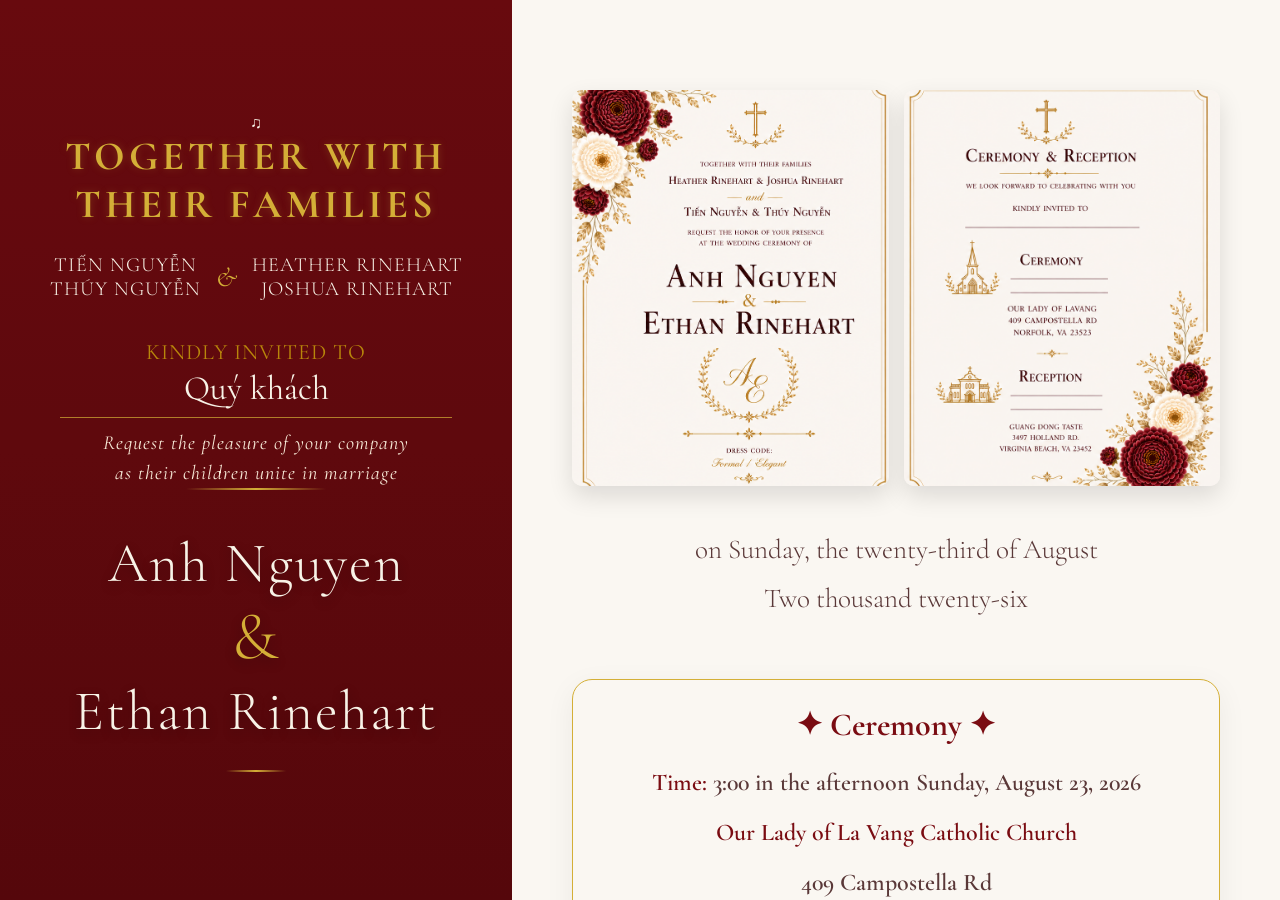
<file: index.html>
<!doctype html>
<html lang="en">
  <head>
    <meta charset="UTF-8" />
    <meta name="viewport" content="width=device-width, initial-scale=1.0" />

    <title>Hoang anh & Ethan Rinehart Wedding</title>

    <meta property="og:title" content="Wedding Invitation" />

    <meta property="og:description" content="Anh Nguyen & Ethan Rinehart" />

    <meta
      property="og:image"
      content="https://vyvy-07.github.io/wedding/public/images/thiep_chinh_p1.png"
    />

    <meta property="og:type" content="website" />

    <link
      href="https://fonts.googleapis.com/css2?family=Cormorant+Garamond:wght@300;400;600&family=Montserrat:wght@300;400&display=swap"
      rel="stylesheet"
    />

    <link rel="stylesheet" href="./css/style.css" />
  </head>
  <body>
    <div class="invitation-container">
      <div class="invitation">
        <div class="invitation-header">
          <div>
            <div class="music-player" id="musicBtn">♫</div>
            <audio id="music" loop>
              <source
                src="./public/audio/athousandyears.mp3"
                type="audio/mpeg"
              />
            </audio>
            <p class="family-title">TOGETHER WITH THEIR FAMILIES</p>
          </div>
          <!-- <div class="header-images"> -->
          <!-- <img src="public/images/bg.png" alt="Wedding Image 2" /> -->
          <!-- </div> -->
          <div class="parents">
            <p>
              <span class="parent-name">Tiến Nguyễn</span> <br />
              <span class="parent-name">Thúy Nguyễn</span>
            </p>

            <div class="divider">&</div>
            <p>
              <span class="parent-name">Heather Rinehart</span> <br />
              <span class="parent-name">Joshua Rinehart</span>
            </p>
          </div>
          <div class="guest-section">
            <p class="guest-label">KINDLY INVITED TO</p>
            <div class="guest-name">mời ai đó</div>
          </div>
          <p class="invite-text">
            Request the pleasure of your company<br />
            as their children unite in marriage
          </p>
          <div class="couple-section">
            <!-- <div class="monogram">A • E</div> -->

            <div class="ornament"></div>

            <div class="couple-names">
              Anh Nguyen
              <span class="and">&</span>
              Ethan Rinehart
            </div>
            <div class="divider"></div>
          </div>
        </div>

        <!-- Main Content -->
        <div class="invitation-body">
          <!-- Gallery Preview -->
          <div class="gallery-preview">
            <img src="public/images/thiep_chinh_p1.png" alt="Wedding Image 2" />
            <img src="public/images/thiep_chinh_p2.png" alt="Wedding Image 2" />
          </div>

          <p style="font-size: 1.7em; text-align: center">
            on Sunday, the twenty-third of August
            <br />
            Two thousand twenty-six
          </p>

          <!-- Event Details Card -->
          <div class="event-details">
            <h3>✦ Ceremony ✦</h3>
            <div class="event-detail-item" style="margin-top: 20px">
              <strong>Time:</strong> 3:00 in the afternoon Sunday, August 23,
              2026
            </div>
            <div class="event-detail-item">
              <strong>Our Lady of La Vang Catholic Church</strong>
            </div>
            <div class="event-detail-item">
              409 Campostella Rd<br />
              Norfolk, VA 23523
            </div>
          </div>

          <div class="event-details">
            <h3>✦ Reception ✦</h3>
            <div class="event-detail-item" style="margin-top: 20px">
              <strong>Time:</strong> 5:00 in the afternoon Sunday, August 23,
              2026
            </div>
            <div class="event-detail-item">
              <strong>Guang Dong Taste</strong>
            </div>
            <div class="event-detail-item">
              3497 Holland Rd<br />
              Virginia Beach, VA 23452
            </div>
            <div class="event-detail-item" style="margin-top: 20px">
              <strong>Immediately Following Ceremony</strong>
            </div>
          </div>

          <!-- Footer Message -->
          <div class="footer-message">With Love and Joy ✦</div>
        </div>
      </div>
    </div>
  </body>
  <script>
    const params = new URLSearchParams(window.location.search);

    const guest = params.get('guest') || 'Quý khách';

    const photo = params.get('photo');

    // tên khách
    document.querySelector('.guest-name').innerHTML = guest;

    // ảnh khách
    if (photo) {
      const imagePath = `public/images/${photo}`;

      document.querySelectorAll('.gallery-preview img')[1].src = imagePath;
    }
    const music = document.getElementById('music');
    const btn = document.getElementById('musicBtn');

    const startMusic = () => {
      music.play();

      btn.innerHTML = '♫';
      btn.classList.add('playing');
      btn.classList.remove('paused');

      document.removeEventListener('click', startMusic);
    };
    document.addEventListener('click', startMusic);
    btn.onclick = () => {
      if (music.paused) {
        music.play();
        btn.innerHTML = '♫';
        btn.classList.add('playing');
      } else {
        music.pause();
        btn.innerHTML = '♪';
        btn.classList.remove('playing');
      }
    };
  </script>
</html>
</file>
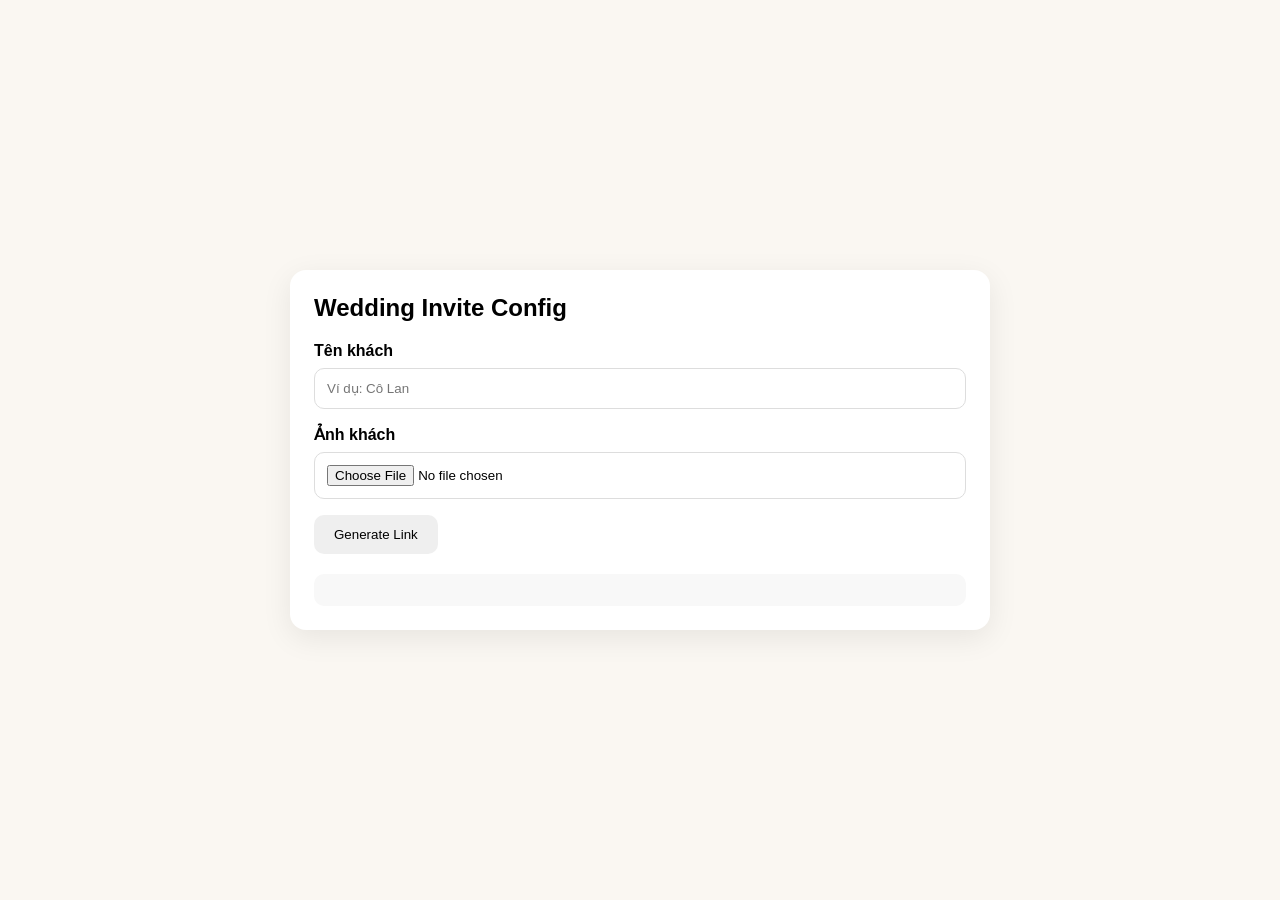
<file: config.html>
<!doctype html>
<html lang="vi">
  <head>
    <meta charset="UTF-8" />
    <meta name="viewport" content="width=device-width, initial-scale=1.0" />
    <title>Guest Invite Generator</title>
    <style>
      * {
        box-sizing: border-box;
        margin: 0;
        padding: 0;
      }
      body {
        font-family: Arial, sans-serif;
        min-height: 100vh;
        display: flex;
        justify-content: center;
        align-items: center;
        padding: 20px;
        background: #faf7f2;
      }
      .card {
        width: 100%;
        max-width: 700px;
        background: white;
        border-radius: 16px;
        padding: 24px;
        box-shadow: 0 8px 30px rgba(0, 0, 0, 0.08);
      }
      h2 {
        margin-bottom: 20px;
      }
      .group {
        margin-bottom: 16px;
      }
      label {
        display: block;
        margin-bottom: 8px;
        font-weight: 600;
      }
      input {
        width: 100%;
        padding: 12px;
        border: 1px solid #ddd;
        border-radius: 10px;
      }
      button {
        border: none;
        padding: 12px 20px;
        border-radius: 10px;
        cursor: pointer;
      }
      #result {
        margin-top: 20px;
        padding: 16px;
        background: #f8f8f8;
        border-radius: 10px;
        word-break: break-all;
      }
      img {
        margin-top: 16px;
        max-width: 180px;
        border-radius: 12px;
        display: none;
      }
    </style>
  </head>
  <body>
    <div class="card">
      <h2>Wedding Invite Config</h2>

      <div class="group">
        <label>Tên khách</label>
        <input id="guestInput" placeholder="Ví dụ: Cô Lan" />
      </div>

      <div class="group">
        <label>Ảnh khách</label>
        <input id="imageInput" type="file" accept="image/*" />
      </div>

      <button onclick="generate()">Generate Link</button>

      <div id="result"></div>
    </div>

    <script>
      function generate() {
        const guest =
          document.getElementById('guestInput').value || 'Quý khách';

        const file = document.getElementById('imageInput').files[0];

        const photo = file ? file.name : '';

        const url =
          `index.html?guest=${encodeURIComponent(guest)}` +
          `&photo=${encodeURIComponent(photo)}`;

        document.getElementById('result').innerHTML = url;
      }
    </script>
  </body>
</html>
</file>
<file: css/style.css>
* {
  margin: 0;
  padding: 0;
  box-sizing: border-box;
}
@import url('https://fonts.googleapis.com/css2?family=Great+Vibes&display=swap');
body {
  position: relative;
  font-family: 'Montserrat', sans-serif;
  background: linear-gradient(180deg, #7a0c12 0%, #64080d 100%);
  min-height: 100vh;
  display: flex;
  font-size: 16px;
  justify-content: center;
  align-items: center;
  padding: 0;
}

.invitation-container {
  max-width: 1280px;
  width: 100%;
  height: 100vh;
  background: white;
  padding: 0;
}

.invitation {
  position: relative;
  display: grid;
  grid-template-columns: 1fr 1.5fr;
  width: 100%;
  height: 100%;
  overflow: hidden;
  animation: slideIn 0.8s ease;
}
.invitation-header {
  background-image: url('../public/images/bg.png');
  background: linear-gradient(rgb(122, 12, 17), rgb(100, 8, 13));
  background-size: cover;
  background-position: center;
  background-repeat: no-repeat;

  position: relative;
  padding: 50px 60px 40px;
  text-align: center;
  overflow: hidden;

  display: flex;
  flex-direction: column;
  justify-content: center;
  align-items: center;
}

.invitation-header > * {
  position: relative;
  z-index: 2;
}

/* .header-images {
  position: absolute;
  top: 0;
  left: 0;
  rotate: 180deg;
  z-index: -1;
  animation: 6s ease-in-out infinite;
} */
.layer-images {
  position: absolute;
  bottom: 0;
  right: 0;
  z-index: 4;
  opacity: 0.8;
}
.invitation-header::before {
  content: '';
  position: absolute;
  inset: 0;
  background: rgba(0, 0, 0, 0.15);
  z-index: 1;
  pointer-events: none;
}

.family-title,
.parents,
.invite-text,
.divider {
  position: relative;
  z-index: 2;
}

/* heading */
.family-title {
  font-family: 'Cormorant Garamond', serif;
  font-size: 40px;
  font-weight: 900;
  letter-spacing: 4px;
  text-align: center;
  line-height: 1.2;
  color: #d4af37;
  text-shadow: 0 0 8px rgba(212, 175, 55, 0.25);
  margin-bottom: 25px;
  text-transform: uppercase;
}

/* parents */
.parents {
  margin-bottom: 20px;
  white-space: nowrap;
  display: flex;
  justify-content: space-evenly;
  align-items: center;
}

.parents p {
  margin: 0;
  color: #f8f3e7;
  font-size: 20px;
  font-family: 'Cormorant Garamond', serif;
  font-weight: 300;
  letter-spacing: 1px;
  text-transform: uppercase;
  flex: 1;
}

.parents .divider {
  color: #d4af37;
  flex: 0 0 auto;
  margin: 0 15px;
}

/* and */
.divider {
  margin: 18px 0;
  color: #d4af37;
  font-family: 'Cormorant Garamond', serif;
  font-size: 28px;
  font-style: italic;
}

/* invitation text */
.invite-text {
  margin: 0;
  color: #f7e9d7;
  font-family: 'Cormorant Garamond', serif;
  font-size: 20px;
  font-style: italic;
  line-height: 1.5;
  letter-spacing: 1px;
}
.invitation-body {
  background: #faf7f2;
  padding: 50px 60px;
  text-align: center;
  overflow-y: auto;
  display: flex;
  flex-direction: column;
}

.invitation-body p {
  display: block;
  font-size: 1em;
  color: #5a3838;
  line-height: 1.8;
  margin-bottom: 25px;
  font-weight: 300;
  font-family: 'Cormorant Garamond', serif;
}
.couple-section {
  text-align: center;
  position: relative;
}

.monogram {
  font-family: 'Cormorant Garamond', serif;
  font-size: 34px;
  letter-spacing: 6px;
  color: #d4af37;
  margin-bottom: 18px;
}

.ornament {
  width: 140px;
  height: 2px;
  background: linear-gradient(to right, transparent, #d4af37, transparent);
  margin: 0 auto 40px;
}

.couple-names {
  font-family: 'Cormorant Garamond', serif;
  font-size: 56px;
  line-height: 1.2;
  color: #f8f3e7;
  text-shadow: 0 4px 12px rgba(0, 0, 0, 0.25);
  letter-spacing: 2px;
  font-weight: 300;
}

.and {
  display: block;
  font-size: 80px;
  color: #d4af37;
  margin: 15px 0;
}

/* .couple-names {
  font-family: 'Cormorant Garamond', serif;
  font-size: 4.5em;
  color: #7e1e28;
  font-weight: 400;
  margin: 35px 0;
  letter-spacing: 1px;
} */

.guest-section {
  /* margin: 45px auto 30px; */
  margin: 20px auto 10px;
  width: 100%;
  max-width: 500px;
  text-align: center;
}

.guest-label {
  font-family: 'Cormorant Garamond', serif;
  font-size: 22px;
  color: #b8860b;
  margin-bottom: 5px;
  line-height: 1;
  letter-spacing: 1px;
}
.music-player {
  color: #f8f3e7;
}

.music-player.paused {
  opacity: 0.35;
  animation: none;
}

.music-player.playing {
  opacity: 0.95;
  animation: spinMusic 8s linear infinite;
}

@keyframes spinMusic {
  from {
    transform: rotate(0deg);
  }
  to {
    transform: rotate(360deg);
  }
}
.guest-name {
  font-family: 'Cormorant Garamond', serif;
  font-size: 34px;
  color: #f8f3e7;

  border-bottom: 1px solid rgba(212, 175, 55, 0.7);

  padding-bottom: 8px;

  min-height: 35px;
}
.couple-names .and {
  font-size: 1.2em;
  font-weight: 300;
  margin: 0 10px;
}

.couple-section .divider {
  width: 60px;
  height: 2px;
  background: linear-gradient(to right, transparent, #d4af37, transparent);
  margin: 25px auto;
}

.event-details {
  margin: 30px 0;
  background: transparent;
  padding: 25px;
  border: 1px solid #d4af37;
  border-radius: 20px;
  box-shadow: 0 8px 30px rgba(0, 0, 0, 0.06);
  transition: all 0.3s ease;
}

.event-details:hover {
  box-shadow: 0 12px 40px rgba(212, 175, 55, 0.12);
}

.event-details h3 {
  font-family: 'Cormorant Garamond', serif;
  font-size: 2em;

  color: #7a0c12;
  margin-bottom: 15px;
  font-weight: 900;
}

.event-detail-item {
  margin: 12px 0;
  color: #5a3838;
  font-size: 1.5em;
  font-weight: 600;
  font-family: 'Cormorant Garamond', serif;
  line-height: 1.6;
}

.event-detail-item strong {
  color: #7a0c12;
  font-weight: 600;
}

.gallery-preview {
  display: grid;
  grid-template-columns: repeat(2, 1fr);
  gap: 15px;
  margin: 40px 0;
}

.gallery-preview img {
  width: 100%;
  aspect-ratio: 4 / 5;
  object-fit: cover;
  border-radius: 10px;
  box-shadow: 0 10px 24px rgba(0, 0, 0, 0.12);
  transition: transform 0.3s ease;
}

.gallery-preview img:hover {
  transform: scale(1.05);
}

.footer-message {
  font-family: 'Cormorant Garamond', serif;
  font-size: 1.3em;
  color: #7a0c12;
  margin-top: 30px;
  font-weight: 400;
  letter-spacing: 2px;
}
/* Luxury scrollbar */
.invitation-body::-webkit-scrollbar {
  width: 10px;
}

.invitation-body::-webkit-scrollbar-track {
  background: rgba(212, 175, 55, 0.08);
  border-radius: 20px;
}

.invitation-body::-webkit-scrollbar-thumb {
  background: linear-gradient(180deg, #e5c76b 0%, #d4af37 50%, #b88a1b 100%);
  border-radius: 20px;
  border: 2px solid #faf7f2;
}

.invitation-body::-webkit-scrollbar-thumb:hover {
  background: linear-gradient(180deg, #f2d57a 0%, #d4af37 50%, #9c7415 100%);
}

/* Firefox */
.invitation-body {
  scrollbar-width: thin;
  scrollbar-color: #d4af37 rgba(212, 175, 55, 0.08);
}
/* Animations */
@keyframes slideIn {
  from {
    opacity: 0;
    transform: translateY(20px);
  }
  to {
    opacity: 1;
    transform: translateY(0);
  }
}

@keyframes floating {
  0%,
  100% {
    transform: translateY(0px);
  }
  50% {
    transform: translateY(-20px);
  }
}
/* Tablet + Mobile */
@media (max-width: 900px) {
  body {
    align-items: flex-start;
    font-size: 14px;
  }

  .invitation-container {
    height: auto;
    min-height: 100vh;
  }

  .invitation {
    grid-template-columns: 1fr;
    height: auto;
  }

  /* left panel */
  .invitation-header {
    min-height: auto;
    padding: 60px 25px;
  }

  .family-title {
    font-size: 34px;
    letter-spacing: 2px;
    margin-bottom: 20px;
  }

  .parents {
    flex-direction: column;
    gap: 12px;
    white-space: normal;
    margin-bottom: 20px;
  }

  .parents p {
    font-size: 24px;
    line-height: 1.2;
    text-transform: uppercase;
  }

  .parents .divider {
    margin: 0;
    font-size: 24px;
    text-transform: uppercase;
  }

  .invite-text {
    font-size: 22px;
    line-height: 1.4;
  }

  .couple-section {
    margin-top: 30px;
  }

  .couple-names {
    font-size: 48px;
    line-height: 1.25;
  }

  .and {
    font-size: 60px;
    margin: 8px 0;
  }

  .guest-label {
    font-size: 16px;
    letter-spacing: 2px;
  }

  .guest-name {
    font-size: 28px;
  }

  /* decorative flower */
  .layer-images {
    width: 180px;
    opacity: 0.25;
  }

  .layer-images img {
    width: 100%;
  }

  /* right panel */
  .invitation-body {
    height: auto;
    overflow: visible;
    padding: 30px 20px 50px;
  }

  .gallery-preview {
    grid-template-columns: 1fr;
    gap: 20px;
    margin: 25px 0;
  }

  .event-details {
    padding: 20px;
    margin: 20px 0;
  }

  .event-details h3 {
    font-size: 30px;
  }

  .event-detail-item {
    font-size: 24px;
    line-height: 1.4;
  }

  .footer-message {
    margin-top: 20px;
    font-size: 22px;
  }

  /* scrollbar mobile hide */
  .invitation-body::-webkit-scrollbar {
    display: none;
  }
}

/* Small phones */
@media (max-width: 480px) {
  .invitation-header {
    padding: 45px 18px;
  }

  .family-title {
    font-size: 26px;
    line-height: 1.25;
  }

  .parents p {
    font-size: 18px;
  }

  .invite-text {
    font-size: 18px;
  }

  .couple-names {
    font-size: 38px;
  }

  .and {
    font-size: 48px;
  }

  .guest-name {
    font-size: 22px;
  }

  .layer-images {
    width: 130px;
  }

  .event-details h3 {
    font-size: 24px;
  }

  .event-detail-item {
    font-size: 18px;
  }

  .gallery-preview img {
    border-radius: 8px;
  }
}
</file>
